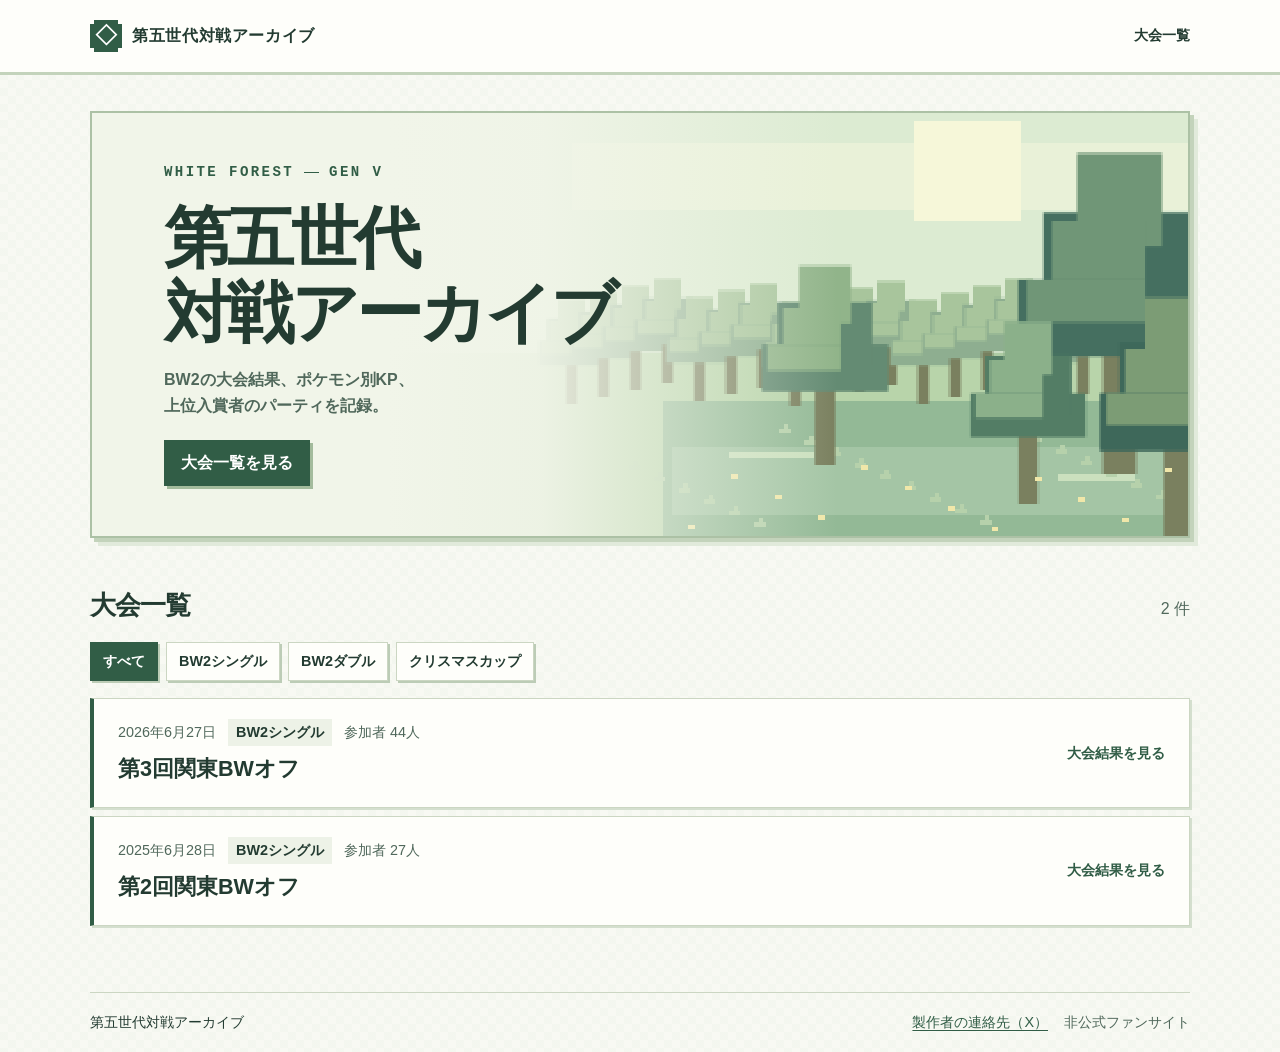
<file: index.html>
<!doctype html>
<html lang="ja"><head><meta charset="utf-8"><meta name="viewport" content="width=device-width,initial-scale=1"><meta name="description" content="BW2の大会別KPと上位パーティを記録する非公式アーカイブ。"><title>第五世代対戦アーカイブ</title><link rel="stylesheet" href="./style.css"><script defer src="./data.js"></script><script defer src="./app.js"></script></head>
<body><header class="mast"><div class="wrap bar"><a class="brand" href="./index.html"><span class="mark" aria-hidden="true">◇</span>第五世代対戦アーカイブ</a><a class="nav" href="./index.html#tournaments">大会一覧</a></div></header>
<main class="wrap"><section class="hero" aria-labelledby="title"><canvas id="landscape" width="480" height="205" aria-hidden="true"></canvas><div class="hero-copy"><p class="eyebrow">WHITE FOREST <span></span> GEN V</p><h1 id="title">第五世代<br>対戦アーカイブ</h1><p>BW2の大会結果、ポケモン別KP、<br>上位入賞者のパーティを記録。</p><a class="cta" href="#tournaments">大会一覧を見る</a></div></section>
<section id="tournaments" class="listing"><div class="section-head"><h2>大会一覧</h2><p id="count" aria-live="polite"></p></div><fieldset class="filters"><legend class="sr">対戦ルールで絞り込む</legend><label><input type="radio" name="rule" value="all" checked><span>すべて</span></label><label><input type="radio" name="rule" value="single"><span>BW2シングル</span></label><label><input type="radio" name="rule" value="double"><span>BW2ダブル</span></label><label><input type="radio" name="rule" value="christmas"><span>クリスマスカップ</span></label></fieldset><div id="events"></div><noscript>大会一覧の表示にはJavaScriptが必要です。</noscript></section></main>
<footer class="wrap foot">第五世代対戦アーカイブ <span class="foot-links"><a href="https://x.com/AVERworld5th">製作者の連絡先（X）</a><span>非公式ファンサイト</span></span></footer></body></html>
</file>
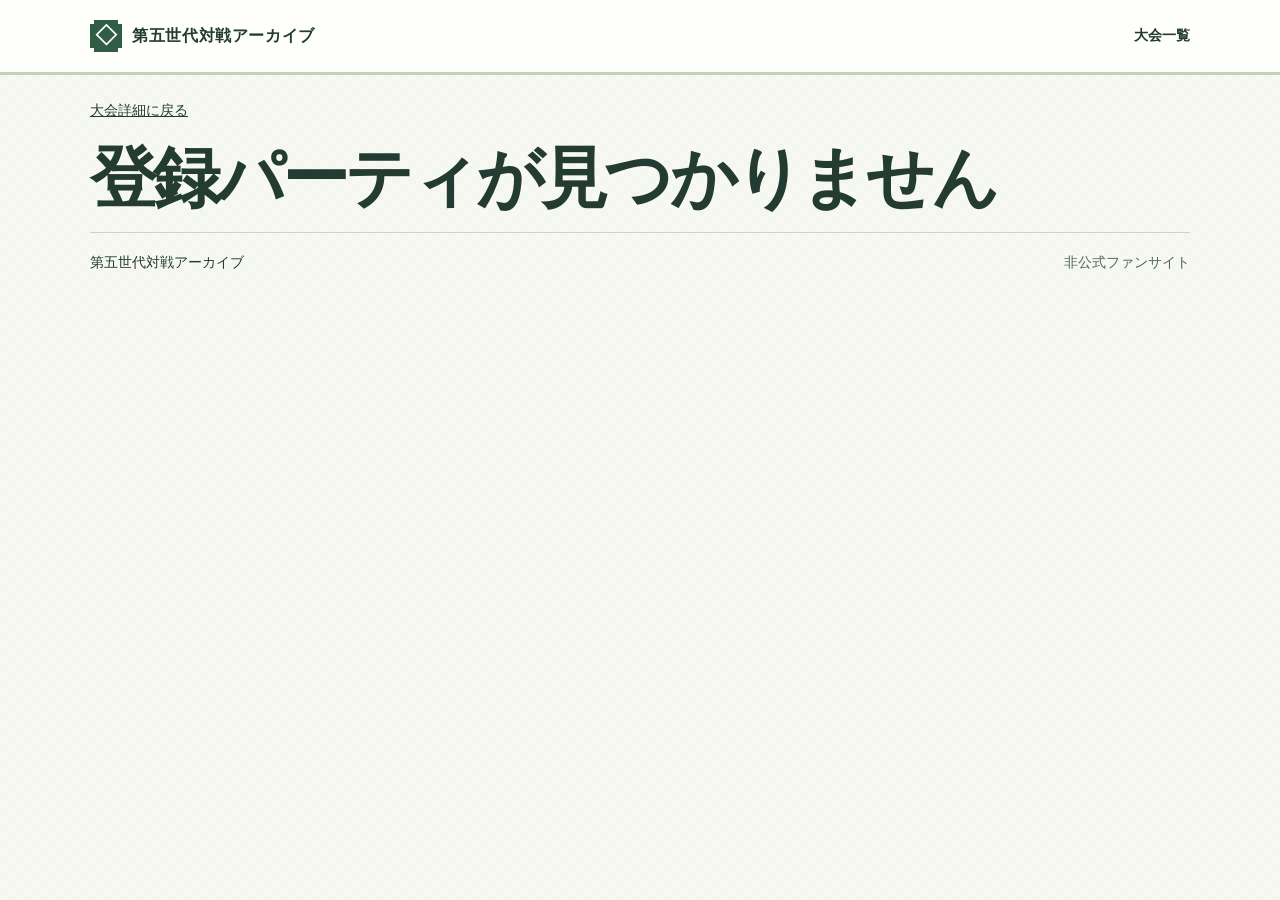
<file: parties.html>
<!doctype html>
<html lang="ja"><head><meta charset="utf-8"><meta name="viewport" content="width=device-width,initial-scale=1"><title>全登録パーティ | 第五世代対戦アーカイブ</title><link rel="stylesheet" href="./style.css"><script defer src="./data.js"></script><script defer src="./app.js"></script><script defer src="./all-parties-data.js"></script><script defer src="./all-parties.js"></script></head>
<body><header class="mast"><div class="wrap bar"><a class="brand" href="./index.html"><span class="mark" aria-hidden="true">◇</span>第五世代対戦アーカイブ</a><a class="nav" href="./index.html#tournaments">大会一覧</a></div></header>
<main class="wrap"><div id="all-parties"></div><noscript>パーティ一覧の表示にはJavaScriptが必要です。</noscript></main>
<footer class="wrap foot">第五世代対戦アーカイブ <span>非公式ファンサイト</span></footer></body></html>
</file>
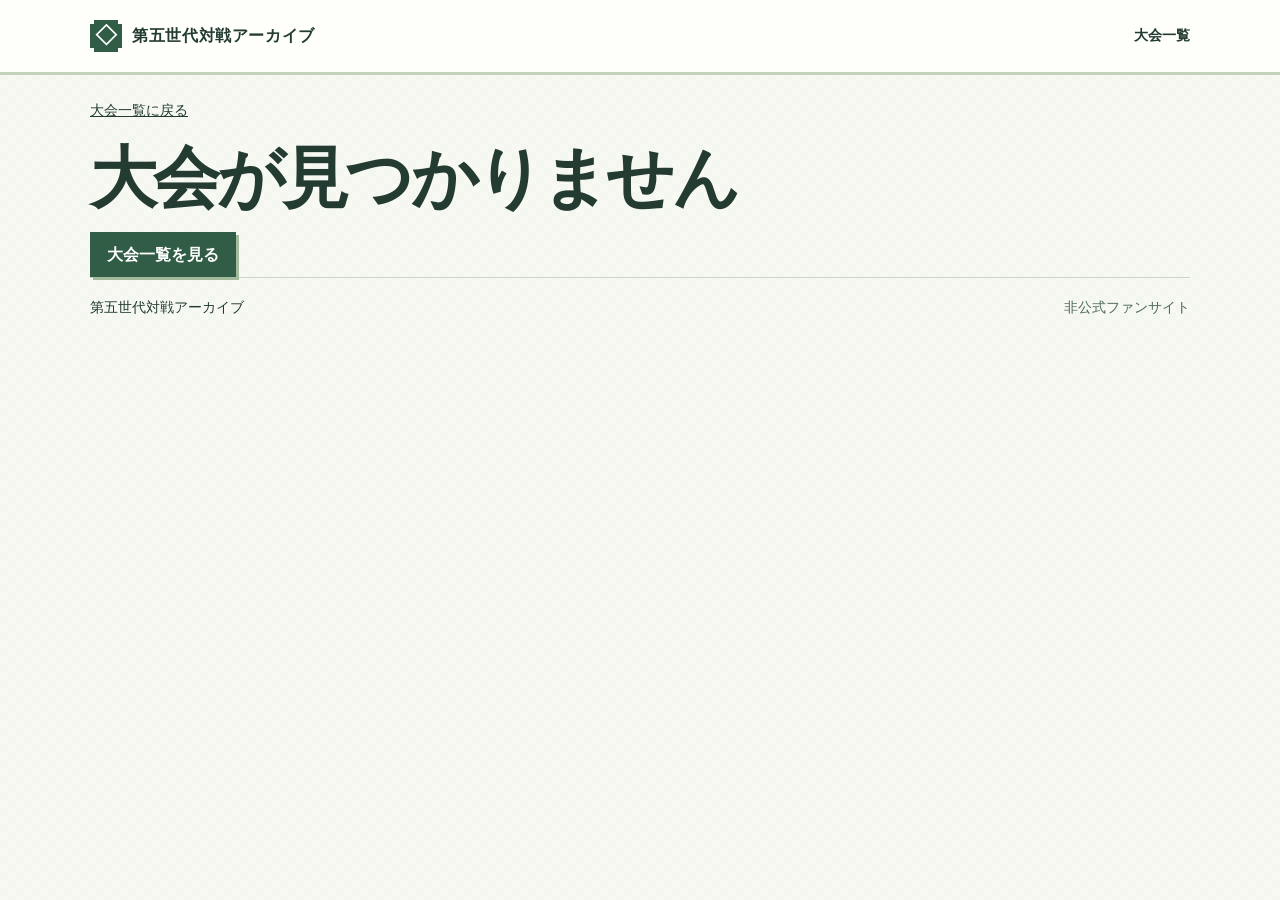
<file: tournament.html>
<!doctype html>
<html lang="ja"><head><meta charset="utf-8"><meta name="viewport" content="width=device-width,initial-scale=1"><title>大会詳細 | 第五世代対戦アーカイブ</title><link rel="stylesheet" href="./style.css"><script defer src="./data.js"></script><script defer src="./app.js"></script><script defer src="./all-parties-data.js"></script><script defer src="./all-parties.js"></script></head>
<body><header class="mast"><div class="wrap bar"><a class="brand" href="./index.html"><span class="mark" aria-hidden="true">◇</span>第五世代対戦アーカイブ</a><a class="nav" href="./index.html#tournaments">大会一覧</a></div></header><main class="wrap"><a class="back" href="./index.html#tournaments">大会一覧に戻る</a><div id="detail"></div><noscript>大会詳細の表示にはJavaScriptが必要です。</noscript></main><footer class="wrap foot">第五世代対戦アーカイブ <span>非公式ファンサイト</span></footer></body></html>
</file>
<file: style.css>
*{box-sizing:border-box}
:root{color-scheme:light;--bg:#f8f9f3;--ink:#233b31;--muted:#50685b;--line:#cbd6c2;--surface:#fefefa;--accent:#315d46;--on-accent:#fff;--soft:#edf2e7;font-family:"Yu Gothic UI","Hiragino Sans",Meiryo,sans-serif;scroll-behavior:smooth}
body{margin:0;background:var(--bg);color:var(--ink);line-height:1.6}
a{color:inherit} a:focus-visible,input:focus-visible+span{outline:3px solid #d38c42;outline-offset:4px} h1,h2,h3,p{margin:0} .wrap{width:min(1100px,calc(100% - 48px));margin-inline:auto}
.mast{border-bottom:1px solid var(--line);background:var(--surface)} .bar{min-height:72px;display:flex;align-items:center;justify-content:space-between;gap:12px}.brand,.nav,.cta,.event-card,.jump a{text-decoration:none}
.brand{display:flex;align-items:center;gap:10px;font-weight:800;letter-spacing:.04em}.mark{display:grid;place-items:center;width:32px;height:32px;background:var(--accent);color:var(--on-accent);font-size:22px;line-height:1}.nav{font-weight:700;font-size:.9rem}
.hero{margin-top:36px;position:relative;isolation:isolate;min-height:410px;overflow:hidden;border:1px solid var(--line);background:#edf2e5;box-shadow:5px 5px 0 var(--line)}
.hero canvas{position:absolute;inset:0;width:100%;height:100%;object-fit:cover;object-position:right bottom;image-rendering:pixelated;z-index:-2}.hero:before{content:"";position:absolute;inset:0;background:linear-gradient(90deg,#f1f5e9 0%,#f1f5e9 27%,#f1f5e9eb 41%,transparent 68%);z-index:-1}
.hero-copy{padding:50px clamp(24px,6vw,72px)} .eyebrow{font:700 .88rem/1.4 ui-monospace,monospace;letter-spacing:.17em;color:var(--accent);display:flex;align-items:center;gap:10px}.eyebrow span{width:15px;height:1px;background:currentColor}
h1{font-size:clamp(2.25rem,6vw,4.2rem);line-height:1.12;letter-spacing:-.055em;margin:17px 0}.hero-copy>p:not(.eyebrow){color:var(--muted);margin-bottom:22px;font-weight:600}
.cta{display:inline-block;background:var(--accent);color:var(--on-accent);padding:10px 17px;font-weight:750}.cta:hover{filter:brightness(1.12)}
.listing{margin-block:46px 66px}.section-head{display:flex;align-items:baseline;justify-content:space-between;gap:12px;margin-bottom:16px}.section-head p,.section-note,.foot span,.date{color:var(--muted)} h2{font-size:1.65rem;letter-spacing:-.035em}
.filters{display:flex;flex-wrap:wrap;gap:8px;padding:0;margin:0 0 17px;border:0}.filters label{cursor:pointer}.filters span,.jump a{display:block;border:1px solid var(--line);padding:7px 12px;background:var(--surface);font-size:.9rem;font-weight:700}.filters input:checked+span{background:var(--accent);color:var(--on-accent);border-color:var(--accent)}.filters input,.sr{position:absolute;clip-path:inset(50%);width:1px;height:1px;overflow:hidden;white-space:nowrap}
.event-card,.empty{border:1px solid var(--line);background:var(--surface);padding:20px 24px}.event-card{display:flex;align-items:center;justify-content:space-between;gap:16px;margin-bottom:8px;border-left:4px solid var(--accent)}.event-card:hover{background:var(--soft)}.event-card h3{margin-top:6px;font-size:1.35rem}.meta{display:flex;align-items:center;gap:12px;flex-wrap:wrap}.date,.rule,.card-action{font-size:.9rem}.rule{background:var(--soft);padding:2px 8px;font-weight:700}.card-action{font-weight:700;color:var(--accent)}.foot{border-top:1px solid var(--line);display:flex;justify-content:space-between;gap:8px;padding-block:18px;font-size:.9rem}
.back{display:inline-block;margin-top:24px;font-size:.9rem}.detail-hero,.parties-hero{margin-top:16px;min-height:240px}.detail-hero h1,.parties-hero h1{font-size:clamp(2rem,5vw,3.8rem);margin-bottom:21px}.source{display:inline-block;margin-top:18px;color:var(--accent)}.jump{display:flex;gap:8px;margin-top:24px;flex-wrap:wrap}.jump a:hover{background:var(--soft)}
.detail-section{margin-block:34px 55px;scroll-margin-top:18px}.section-note{margin:4px 0 14px}.kp-table{width:100%;border-collapse:collapse;background:var(--surface);border:1px solid var(--line)}.kp-table th,.kp-table td{border-bottom:1px solid var(--line);padding:8px 16px;text-align:left}.kp-table th:last-child,.kp-table td{text-align:right;width:7rem;font-variant-numeric:tabular-nums}.kp-table thead{background:var(--soft)}.kp-table tbody th{font-weight:500}.kp-table tbody tr:nth-child(even){background:var(--bg)}
.parties,.slots{list-style:none;margin:0;padding:0}.parties{display:grid;gap:8px;margin-top:12px}.party{display:grid;grid-template-columns:minmax(150px,1fr) 5fr;align-items:center;gap:12px;padding:12px;background:var(--surface);border:1px solid var(--line)}.party-heading{display:flex;align-items:center;gap:8px;font-size:1rem}.rank{font-size:.85rem;white-space:nowrap;color:var(--accent)}.slots{display:grid;grid-template-columns:repeat(6,minmax(0,1fr));gap:5px}.slots li{display:grid;place-items:center;text-align:center;background:var(--soft);padding:5px;min-height:42px;font-size:.9rem;overflow-wrap:anywhere}
@media(max-width:820px){.party{grid-template-columns:1fr}.slots{grid-template-columns:repeat(3,minmax(0,1fr))}}
@media(max-width:550px){.wrap{width:calc(100% - 28px)}.bar{min-height:62px}.brand{font-size:.89rem;letter-spacing:0}.mark{width:25px;height:25px}.hero{margin-top:22px;min-height:354px}.hero-copy{padding:32px 22px}.hero:before{background:linear-gradient(90deg,#f1f5e9 0%,#f1f5e9ef 38%,#f1f5e935 92%)}.event-card{padding:14px;align-items:flex-start;flex-direction:column;gap:6px}.listing{margin-top:33px}}
@media(prefers-reduced-motion:reduce){:root{scroll-behavior:auto}}

.party-extras{grid-column:1/-1;display:flex;gap:10px 20px;align-items:center;flex-wrap:wrap;border-top:1px solid var(--line);padding-top:8px;font-size:.9rem;color:var(--muted)}
.kkp{color:var(--accent);font-variant-numeric:tabular-nums}
.party-extras a,.foot-links a{color:var(--accent);text-underline-offset:3px}
.foot-links{display:flex;gap:4px 16px;flex-wrap:wrap}
/* White Forest shared surfaces and stepped edges. */
body{background-image:repeating-conic-gradient(#eaf0e54d 0% 25%,transparent 0% 50%);background-size:16px 16px}
.mast{border-bottom:3px solid #c3d3bb}
.mark{clip-path:polygon(4px 0,calc(100% - 4px) 0,calc(100% - 4px) 4px,100% 4px,100% calc(100% - 4px),calc(100% - 4px) calc(100% - 4px),calc(100% - 4px) 100%,4px 100%,4px calc(100% - 4px),0 calc(100% - 4px),0 4px,4px 4px)}
.hero{border:2px solid #acc1a5;box-shadow:4px 4px 0 #c3d3bb,8px 8px 0 #e1eadb}
.cta,.filters span,.jump a{box-shadow:2px 2px 0 #bcccb6}
.cta{box-shadow:3px 3px 0 #a3bb9c}
.event-card,.party,.kp-table{box-shadow:2px 2px 0 #d4dfce}
.slots li{border-bottom:2px solid #c8d8bf;overflow-wrap:anywhere}
.parties-hero .section-note{margin-bottom:0}
@media(max-width:550px){
  .detail-hero,.parties-hero{min-height:220px}
  .hero:before{background:linear-gradient(90deg,#f1f5e9 0%,#f1f5e9f0 54%,#f1f5e985 100%)}
}
.pokemon-sprite{object-fit:contain;image-rendering:pixelated;max-width:100%}
.kp-table .pokemon-sprite{vertical-align:middle;margin-inline-end:8px}
</file>
